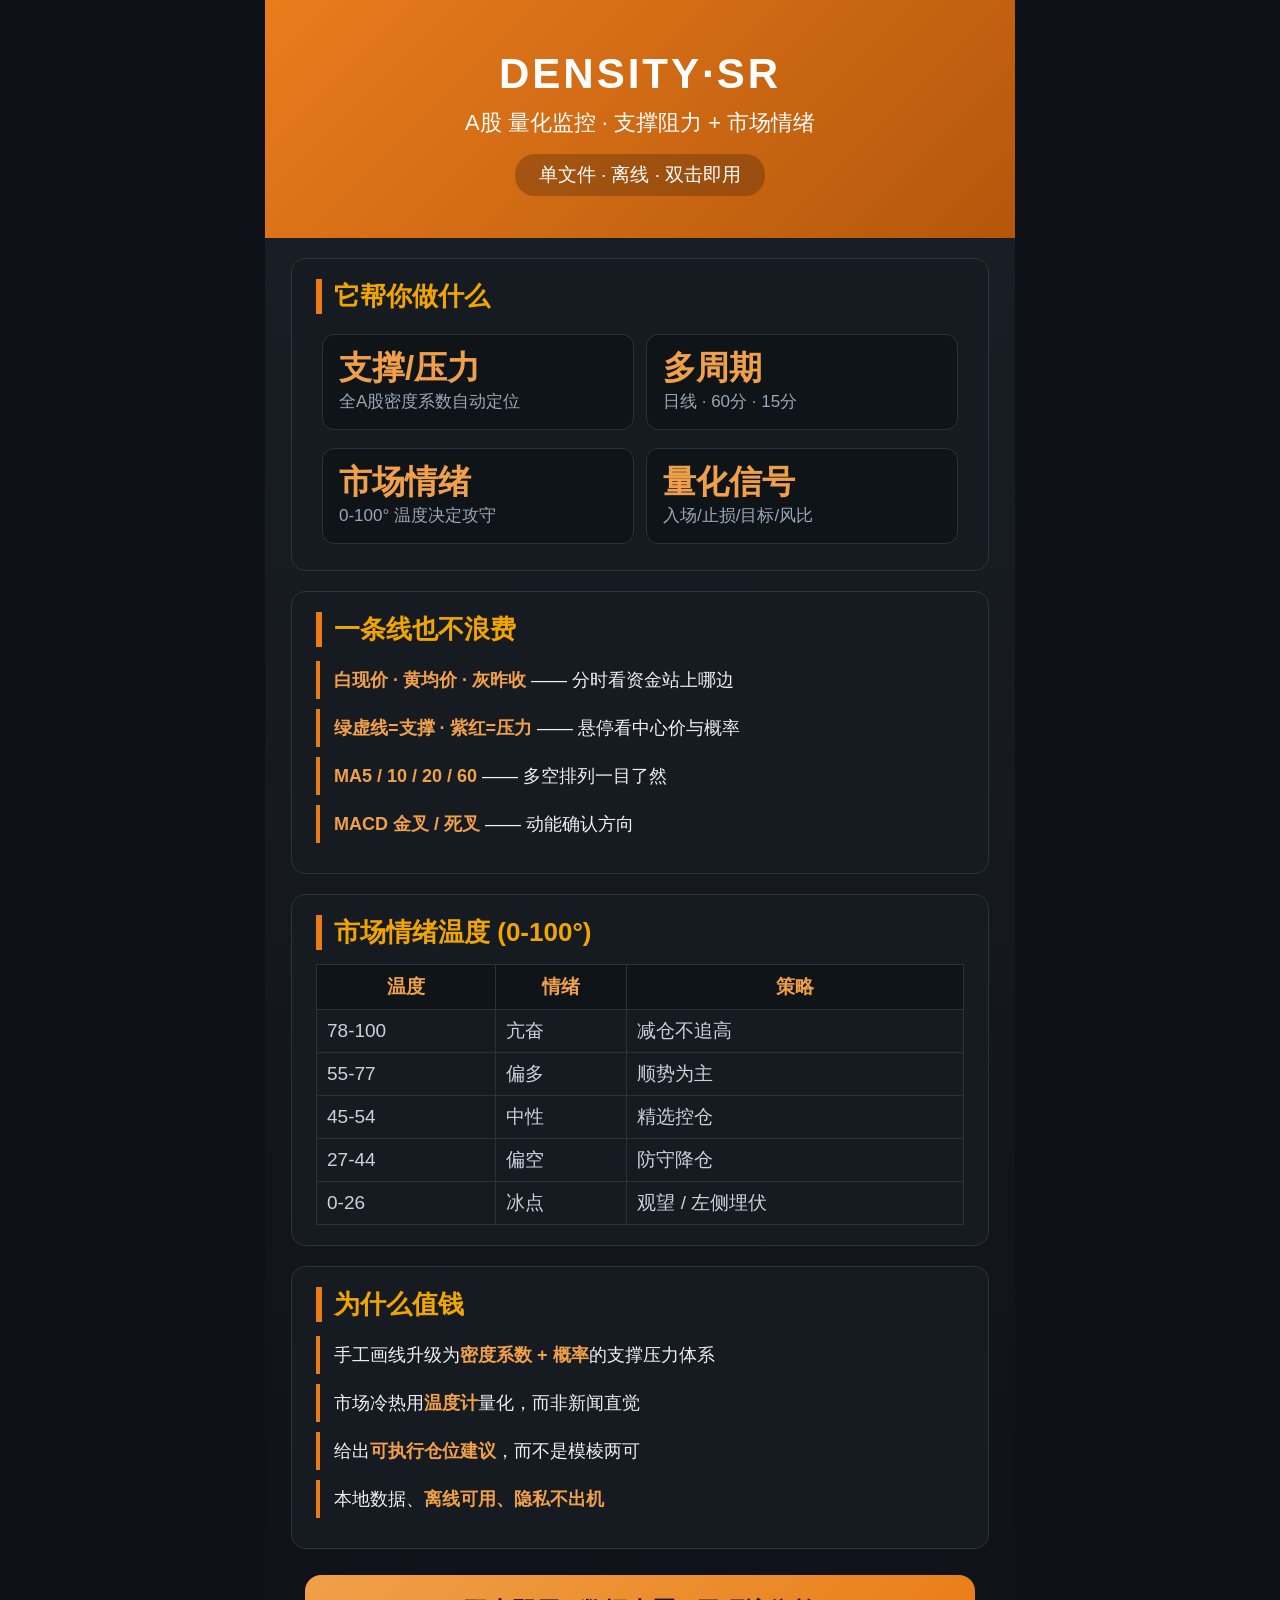
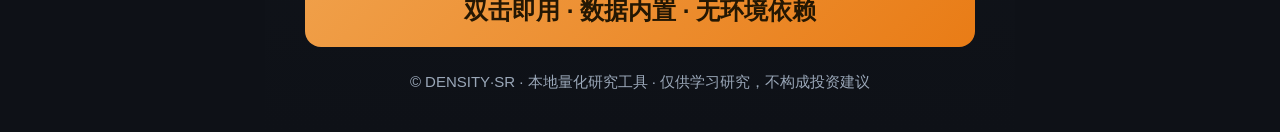
<file: DENSITY-SR_长图海报.html>
<!doctype html>
<html lang="zh">
<head>
<meta charset="utf-8">
<title>DENSITY·SR 长图海报</title>
<style>
body{margin:0;background:#0E1117;color:#EDF0F5;font-family:'PingFang SC','Microsoft YaHei',sans-serif}
#poster{width:750px;margin:0 auto;background:linear-gradient(180deg,#1B1F27 0%,#0E1117 100%);padding-bottom:40px}
.banner{background:linear-gradient(135deg,#E97C1D,#B4570B);padding:50px 40px 42px;text-align:center;color:#fff}
.brand{font-size:42px;font-weight:800;letter-spacing:3px}
.sub{font-size:22px;margin-top:10px}
.tag{display:inline-block;margin-top:16px;background:rgba(0,0,0,.22);padding:8px 24px;border-radius:20px;font-size:19px}
.sec{margin:20px 26px;background:#161B22;border-radius:14px;padding:20px 24px;border:1px solid #2A3440}
.sec h2{font-size:26px;color:#F0A500;margin:0 0 14px;border-left:6px solid #E97C16;padding-left:12px}
.row{display:flex}.blk{flex:1;background:#0F1419;border-radius:12px;padding:16px;margin:6px;border:1px solid #2A3240}
.blk .n{font-size:33px;font-weight:700;color:#F0A04A;line-height:1}
.blk .d{font-size:17px;color:#9AA7B8;margin-top:6px}
.kv{border-left:4px solid #E97C16;padding:7px 0 7px 14px;margin:10px 0;font-size:18px}
.kv b{color:#F0A04A}
.table{width:100%;border-collapse:collapse;font-size:19px;margin-top:8px}
.table th{background:#0F1419;color:#F0A04A;padding:9px 8px;border:1px solid #2A3240}
.table td{border:1px solid #2A3240;padding:8px 10px;color:#C8D2DD}
.foot{text-align:center;color:#9AA7B8;font-size:15px;margin-top:8px}
.cta{margin:26px 40px;background:linear-gradient(135deg,#F0A04A,#E97C16);border-radius:16px;padding:20px;text-align:center;color:#241703;font-size:24px;font-weight:700}
</style>
</head>
<body>
<div id="poster">
<div class="banner">
<div class="brand">DENSITY·SR</div>
<div class="sub">A股 量化监控 · 支撑阻力 + 市场情绪</div>
<div class="tag">单文件 · 离线 · 双击即用</div>
</div>

<div class="sec"><h2>它帮你做什么</h2>
<div class="row" style="display:flex">
  <div class="blk"><div class="n">支撑/压力</div><div class="d">全A股密度系数自动定位</div></div>
  <div class="blk"><div class="n">多周期</div><div class="d">日线 · 60分 · 15分</div></div>
</div>
<div class="row" style="display:flex;margin-top:6px">
  <div class="blk"><div class="n">市场情绪</div><div class="d">0-100° 温度决定攻守</div></div>
  <div class="blk"><div class="n">量化信号</div><div class="d">入场/止损/目标/风比</div></div>
</div>
</div>

<div class="sec"><h2>一条线也不浪费</h2>
<div class="kv"><b>白现价 · 黄均价 · 灰昨收</b> —— 分时看资金站上哪边</div>
<div class="kv"><b>绿虚线=支撑 · 紫红=压力</b> —— 悬停看中心价与概率</div>
<div class="kv"><b>MA5 / 10 / 20 / 60</b> —— 多空排列一目了然</div>
<div class="kv"><b>MACD 金叉 / 死叉</b> —— 动能确认方向</div>
</div>

<div class="sec"><h2>市场情绪温度 (0-100°)</h2>
<table class="table">
<tr><th>温度</th><th>情绪</th><th>策略</th></tr>
<tr><td>78-100</td><td>亢奋</td><td>减仓不追高</td></tr>
<tr><td>55-77</td><td>偏多</td><td>顺势为主</td></tr>
<tr><td>45-54</td><td>中性</td><td>精选控仓</td></tr>
<tr><td>27-44</td><td>偏空</td><td>防守降仓</td></tr>
<tr><td>0-26</td><td>冰点</td><td>观望 / 左侧埋伏</td></tr>
</table>
</div>

<div class="sec"><h2>为什么值钱</h2>
<div class="kv">手工画线升级为<b>密度系数 + 概率</b>的支撑压力体系</div>
<div class="kv">市场冷热用<b>温度计</b>量化，而非新闻直觉</div>
<div class="kv">给出<b>可执行仓位建议</b>，而不是模棱两可</div>
<div class="kv">本地数据、<b>离线可用、隐私不出机</b></div>
</div>

<div class="cta">双击即用 · 数据内置 · 无环境依赖</div>
<div class="foot">© DENSITY·SR · 本地量化研究工具 · 仅供学习研究，不构成投资建议</div>
</div>
</body>
</html>
</file>
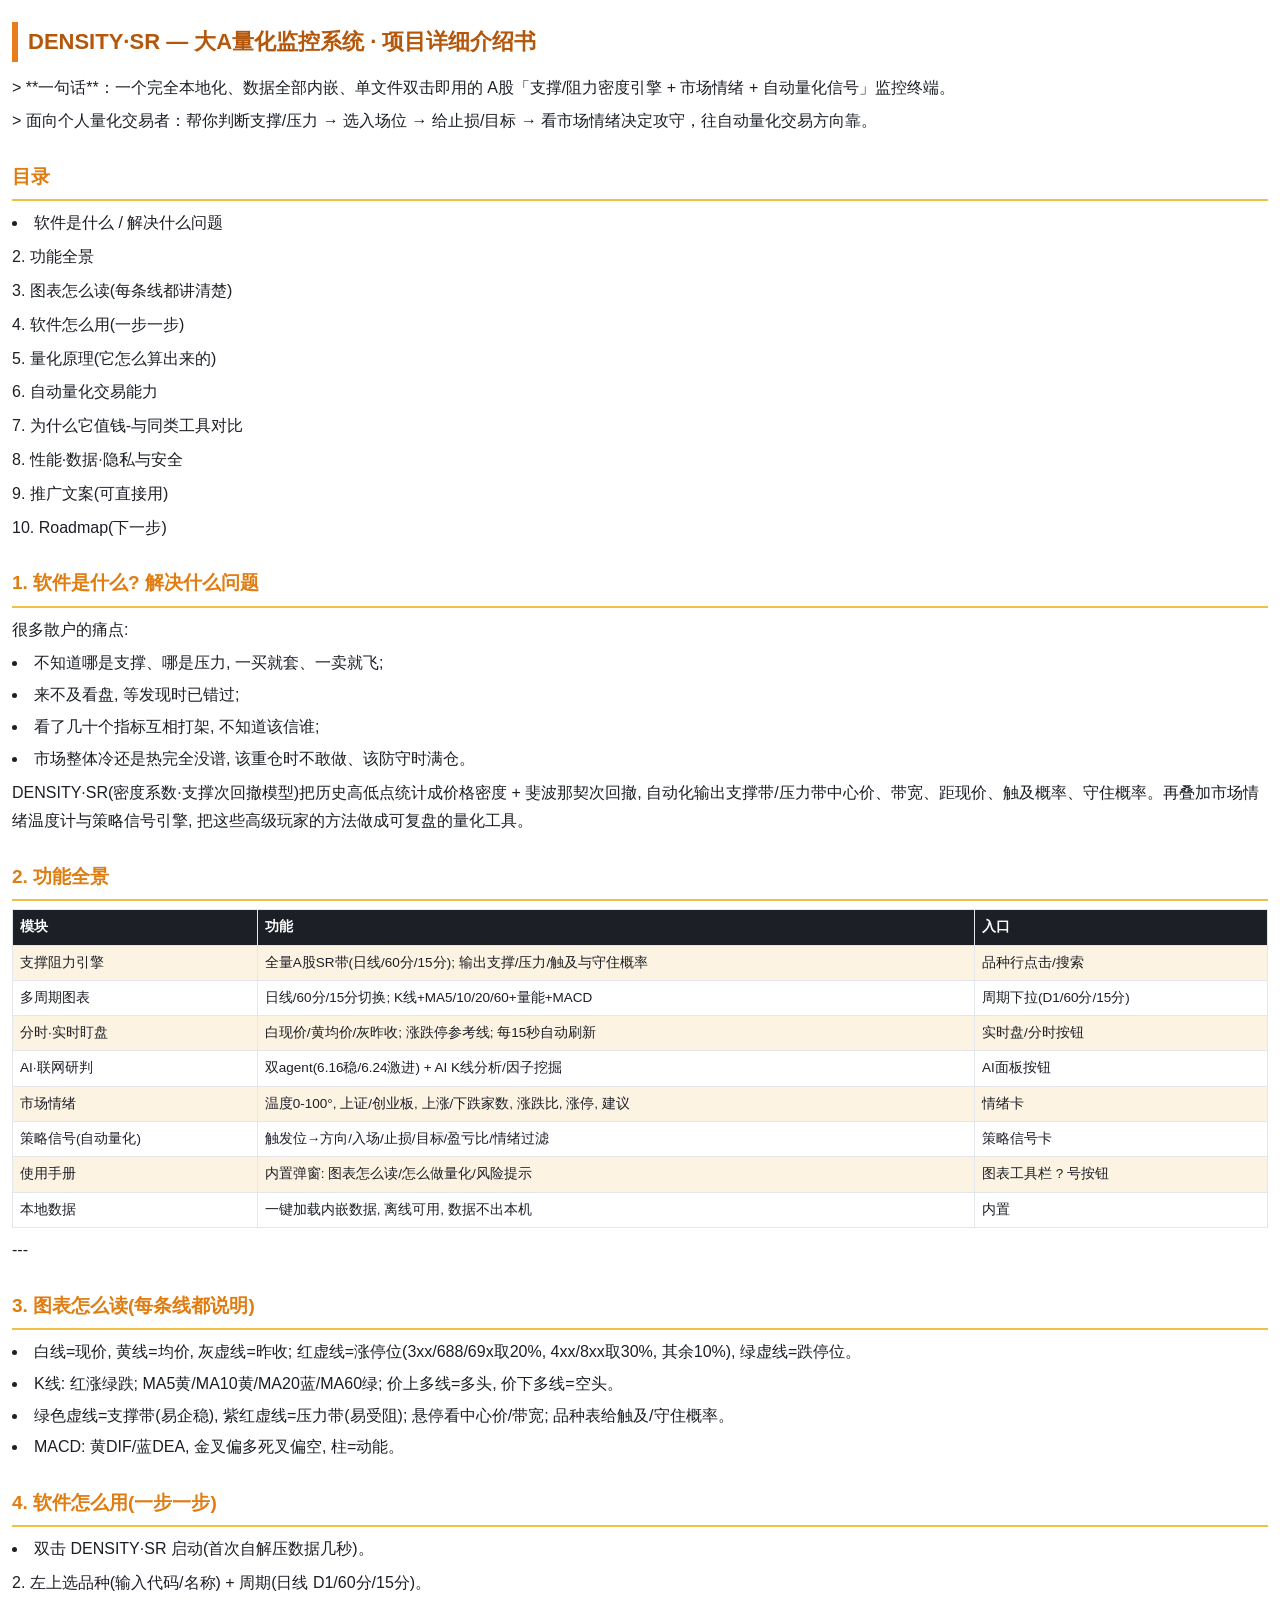
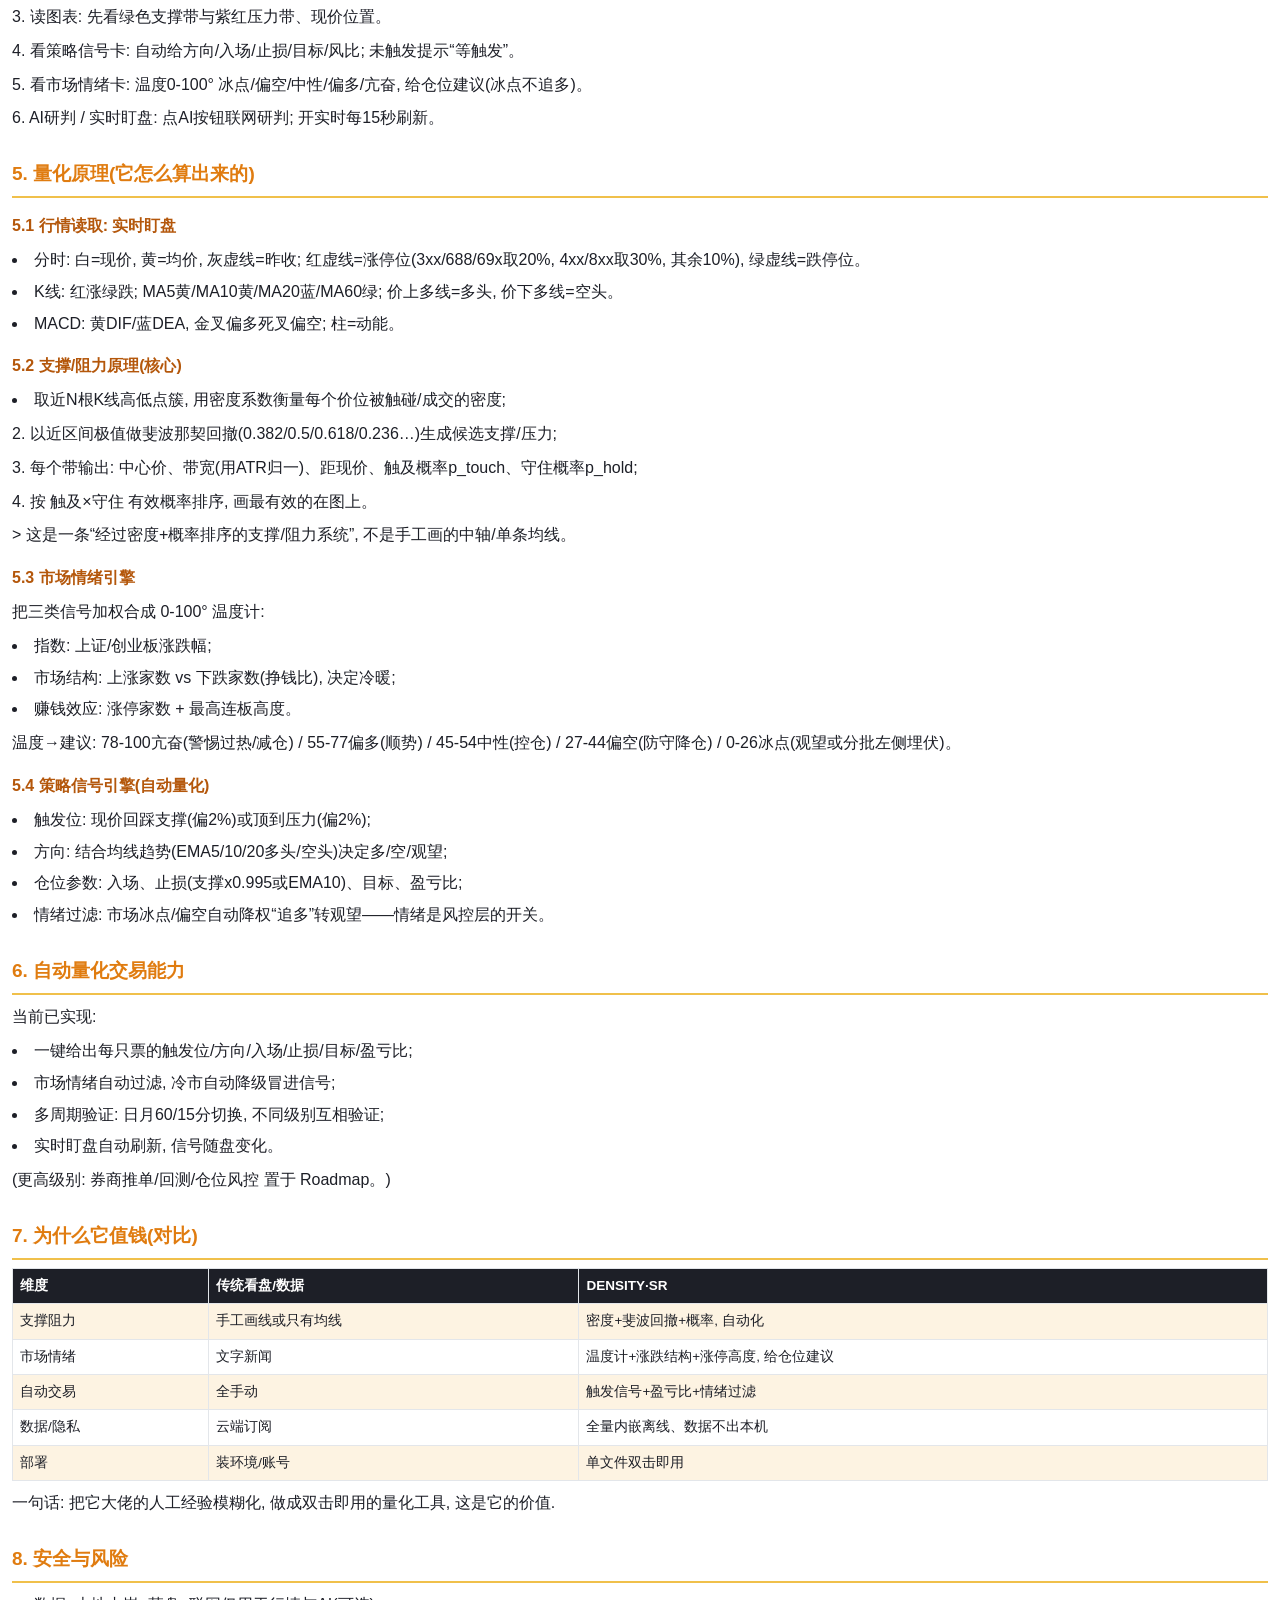
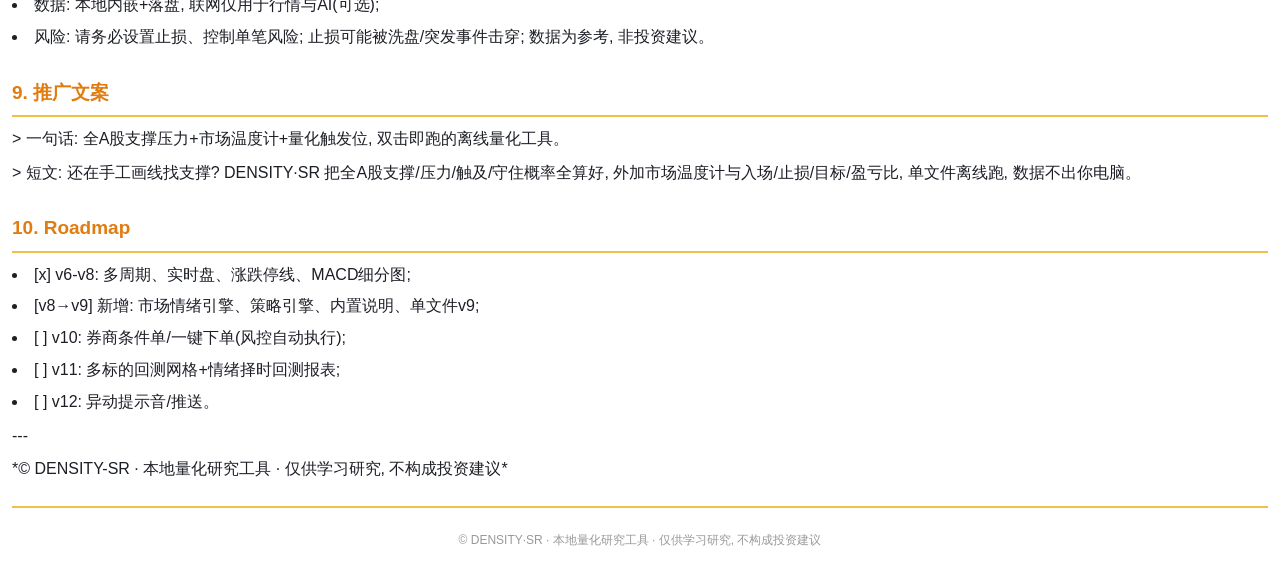
<file: 项目介绍书_公众号.html>
<!doctype html><html><head><meta charset="utf-8"><style>
body{background:#fff;color:#1d1f27;font-family:-apple-system,'PingFang SC','Microsoft YaHei',sans-serif;line-height:1.8;margin:0;padding:16px 12px;font-size:16px}
h1{font-size:22px;color:#B4570B;border-left:6px solid #E97C1D;padding-left:10px;margin:6px 0 12px}
h2{font-size:19px;color:#E07C10;border-bottom:2px solid #F0C04B;padding-bottom:5px;margin:24px 0 8px}
h3{font-size:16px;color:#B4570B;margin:14px 0 5px}
blockquote{background:#FFF6E6;border-left:4px solid #F0C04B;padding:7px 11px;border-radius:4px;font-size:15px;margin:8px 0}
table{border-collapse:collapse;width:100%;margin:8px 0;font-size:13.5px}
th,td{border:1px solid #E3E6EA;padding:5px 7px;text-align:left;font-size:13.5px}
th{background:#1D1F27;color:#fff}
tr:nth-child(even){background:#FDF3E2}
li{margin:3px 0}p{margin:5px 0}
</style></head><body><h1>DENSITY·SR — 大A量化监控系统 · 项目详细介绍书</h1><p>&gt; **一句话**：一个完全本地化、数据全部内嵌、单文件双击即用的 A股「支撑/阻力密度引擎 + 市场情绪 + 自动量化信号」监控终端。</p><p>&gt; 面向个人量化交易者：帮你判断支撑/压力 → 选入场位 → 给止损/目标 → 看市场情绪决定攻守，往自动量化交易方向靠。</p><h2>目录</h2><li>软件是什么 / 解决什么问题</li><p>2. 功能全景</p><p>3. 图表怎么读(每条线都讲清楚)</p><p>4. 软件怎么用(一步一步)</p><p>5. 量化原理(它怎么算出来的)</p><p>6. 自动量化交易能力</p><p>7. 为什么它值钱-与同类工具对比</p><p>8. 性能·数据·隐私与安全</p><p>9. 推广文案(可直接用)</p><p>10. Roadmap(下一步)</p><h2>1. 软件是什么? 解决什么问题</h2><p>很多散户的痛点:</p><li>不知道哪是支撑、哪是压力, 一买就套、一卖就飞;</li><li>来不及看盘, 等发现时已错过;</li><li>看了几十个指标互相打架, 不知道该信谁;</li><li>市场整体冷还是热完全没谱, 该重仓时不敢做、该防守时满仓。</li><p>DENSITY·SR(密度系数·支撑次回撤模型)把历史高低点统计成价格密度 + 斐波那契次回撤, 自动化输出支撑带/压力带中心价、带宽、距现价、触及概率、守住概率。再叠加市场情绪温度计与策略信号引擎, 把这些高级玩家的方法做成可复盘的量化工具。</p><h2>2. 功能全景</h2><table><tr><th>模块</th><th>功能</th><th>入口</th></tr><tr><td>支撑阻力引擎</td><td>全量A股SR带(日线/60分/15分); 输出支撑/压力/触及与守住概率</td><td>品种行点击/搜索</td></tr><tr><td>多周期图表</td><td>日线/60分/15分切换; K线+MA5/10/20/60+量能+MACD</td><td>周期下拉(D1/60分/15分)</td></tr><tr><td>分时·实时盯盘</td><td>白现价/黄均价/灰昨收; 涨跌停参考线; 每15秒自动刷新</td><td>实时盘/分时按钮</td></tr><tr><td>AI·联网研判</td><td>双agent(6.16稳/6.24激进) + AI K线分析/因子挖掘</td><td>AI面板按钮</td></tr><tr><td>市场情绪</td><td>温度0-100°, 上证/创业板, 上涨/下跌家数, 涨跌比, 涨停, 建议</td><td>情绪卡</td></tr><tr><td>策略信号(自动量化)</td><td>触发位→方向/入场/止损/目标/盈亏比/情绪过滤</td><td>策略信号卡</td></tr><tr><td>使用手册</td><td>内置弹窗: 图表怎么读/怎么做量化/风险提示</td><td>图表工具栏 ? 号按钮</td></tr><tr><td>本地数据</td><td>一键加载内嵌数据, 离线可用, 数据不出本机</td><td>内置</td></tr></table><p>---</p><h2>3. 图表怎么读(每条线都说明)</h2><li>白线=现价, 黄线=均价, 灰虚线=昨收; 红虚线=涨停位(3xx/688/69x取20%, 4xx/8xx取30%, 其余10%), 绿虚线=跌停位。</li><li>K线: 红涨绿跌; MA5黄/MA10黄/MA20蓝/MA60绿; 价上多线=多头, 价下多线=空头。</li><li>绿色虚线=支撑带(易企稳), 紫红虚线=压力带(易受阻); 悬停看中心价/带宽; 品种表给触及/守住概率。</li><li>MACD: 黄DIF/蓝DEA, 金叉偏多死叉偏空, 柱=动能。</li><h2>4. 软件怎么用(一步一步)</h2><li>双击 DENSITY·SR 启动(首次自解压数据几秒)。</li><p>2. 左上选品种(输入代码/名称) + 周期(日线 D1/60分/15分)。</p><p>3. 读图表: 先看绿色支撑带与紫红压力带、现价位置。</p><p>4. 看策略信号卡: 自动给方向/入场/止损/目标/风比; 未触发提示“等触发”。</p><p>5. 看市场情绪卡: 温度0-100° 冰点/偏空/中性/偏多/亢奋, 给仓位建议(冰点不追多)。</p><p>6. AI研判 / 实时盯盘: 点AI按钮联网研判; 开实时每15秒刷新。</p><h2>5. 量化原理(它怎么算出来的)</h2><h3>5.1 行情读取: 实时盯盘</h3><li>分时: 白=现价, 黄=均价, 灰虚线=昨收; 红虚线=涨停位(3xx/688/69x取20%, 4xx/8xx取30%, 其余10%), 绿虚线=跌停位。</li><li>K线: 红涨绿跌; MA5黄/MA10黄/MA20蓝/MA60绿; 价上多线=多头, 价下多线=空头。</li><li>MACD: 黄DIF/蓝DEA, 金叉偏多死叉偏空; 柱=动能。</li><h3>5.2 支撑/阻力原理(核心)</h3><li>取近N根K线高低点簇, 用密度系数衡量每个价位被触碰/成交的密度;</li><p>2. 以近区间极值做斐波那契回撤(0.382/0.5/0.618/0.236…)生成候选支撑/压力;</p><p>3. 每个带输出: 中心价、带宽(用ATR归一)、距现价、触及概率p_touch、守住概率p_hold;</p><p>4. 按 触及×守住 有效概率排序, 画最有效的在图上。</p><p>&gt; 这是一条“经过密度+概率排序的支撑/阻力系统”, 不是手工画的中轴/单条均线。</p><h3>5.3 市场情绪引擎</h3><p>把三类信号加权合成 0-100° 温度计:</p><li>指数: 上证/创业板涨跌幅;</li><li>市场结构: 上涨家数 vs 下跌家数(挣钱比), 决定冷暖;</li><li>赚钱效应: 涨停家数 + 最高连板高度。</li><p>温度→建议: 78-100亢奋(警惕过热/减仓) / 55-77偏多(顺势) / 45-54中性(控仓) / 27-44偏空(防守降仓) / 0-26冰点(观望或分批左侧埋伏)。</p><h3>5.4 策略信号引擎(自动量化)</h3><li>触发位: 现价回踩支撑(偏2%)或顶到压力(偏2%);</li><li>方向: 结合均线趋势(EMA5/10/20多头/空头)决定多/空/观望;</li><li>仓位参数: 入场、止损(支撑x0.995或EMA10)、目标、盈亏比;</li><li>情绪过滤: 市场冰点/偏空自动降权“追多”转观望——情绪是风控层的开关。</li><h2>6. 自动量化交易能力</h2><p>当前已实现:</p><li>一键给出每只票的触发位/方向/入场/止损/目标/盈亏比;</li><li>市场情绪自动过滤, 冷市自动降级冒进信号;</li><li>多周期验证: 日月60/15分切换, 不同级别互相验证;</li><li>实时盯盘自动刷新, 信号随盘变化。</li><p>(更高级别: 券商推单/回测/仓位风控 置于 Roadmap。)</p><h2>7. 为什么它值钱(对比)</h2><table><tr><th>维度</th><th>传统看盘/数据</th><th>DENSITY·SR</th></tr><tr><td>支撑阻力</td><td>手工画线或只有均线</td><td>密度+斐波回撤+概率, 自动化</td></tr><tr><td>市场情绪</td><td>文字新闻</td><td>温度计+涨跌结构+涨停高度, 给仓位建议</td></tr><tr><td>自动交易</td><td>全手动</td><td>触发信号+盈亏比+情绪过滤</td></tr><tr><td>数据/隐私</td><td>云端订阅</td><td>全量内嵌离线、数据不出本机</td></tr><tr><td>部署</td><td>装环境/账号</td><td>单文件双击即用</td></tr></table><p>一句话: 把它大佬的人工经验模糊化, 做成双击即用的量化工具, 这是它的价值.</p><h2>8. 安全与风险</h2><li>数据: 本地内嵌+落盘, 联网仅用于行情与AI(可选);</li><li>风险: 请务必设置止损、控制单笔风险; 止损可能被洗盘/突发事件击穿; 数据为参考, 非投资建议。</li><h2>9. 推广文案</h2><p>&gt; 一句话: 全A股支撑压力+市场温度计+量化触发位, 双击即跑的离线量化工具。</p><p>&gt; 短文: 还在手工画线找支撑? DENSITY·SR 把全A股支撑/压力/触及/守住概率全算好, 外加市场温度计与入场/止损/目标/盈亏比, 单文件离线跑, 数据不出你电脑。</p><h2>10. Roadmap</h2><li>[x] v6-v8: 多周期、实时盘、涨跌停线、MACD细分图;</li><li>[v8→v9] 新增: 市场情绪引擎、策略引擎、内置说明、单文件v9;</li><li>[ ] v10: 券商条件单/一键下单(风控自动执行);</li><li>[ ] v11: 多标的回测网格+情绪择时回测报表;</li><li>[ ] v12: 异动提示音/推送。</li><p>---</p><p>*© DENSITY-SR · 本地量化研究工具 · 仅供学习研究, 不构成投资建议*</p><hr style="border:none;border-top:2px solid #F0C04B;margin:22px 0"><p style="color:#999;font-size:12px;text-align:center">© DENSITY·SR · 本地量化研究工具 · 仅供学习研究, 不构成投资建议</p></body></html>
</file>
